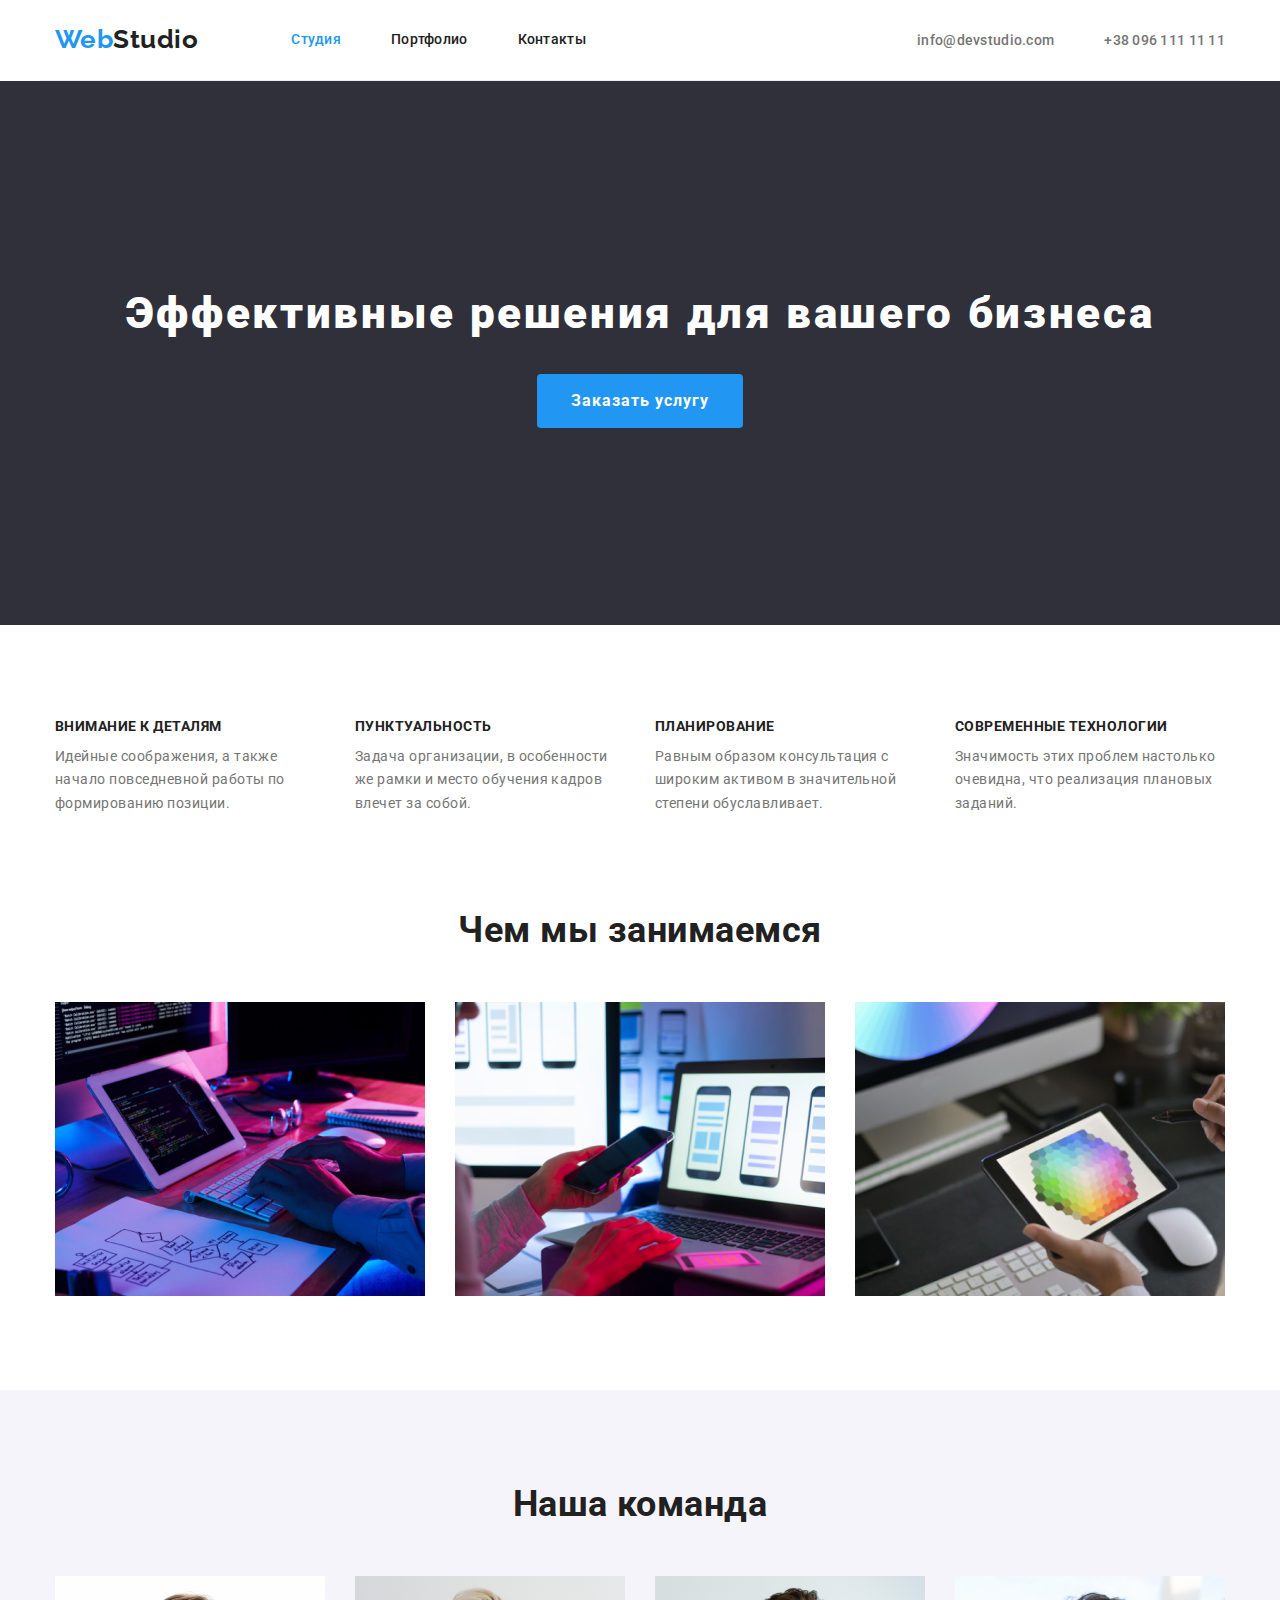
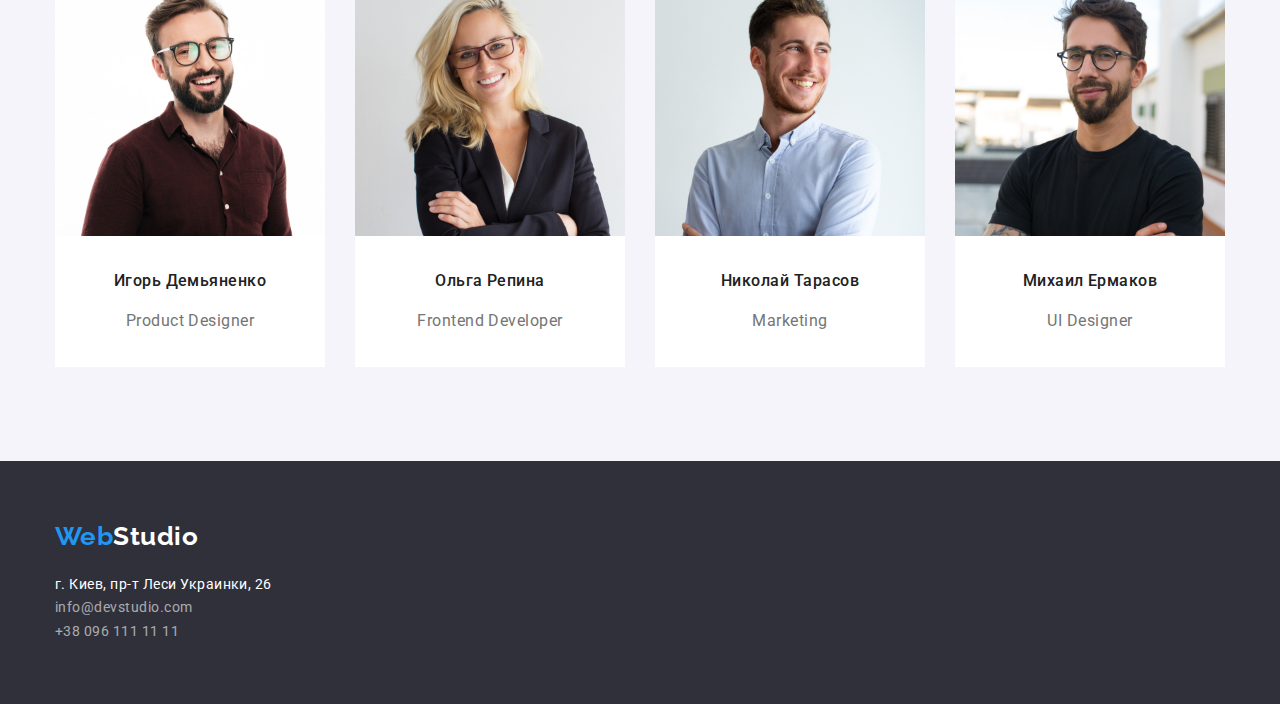
<file: index.html>
<!DOCTYPE html>
<html lang="ru">
<head>
    <meta charset="UTF-8">
    <meta name="viewport" content="width=device-width, initial-scale=1.0">
    <link rel="preconnect" href="https://fonts.gstatic.com">
    <link href="https://fonts.googleapis.com/css2?family=Raleway:wght@400;700&family=Roboto:wght@400;500;700;900&display=swap" rel="stylesheet">
    <link rel="stylesheet" href="https://cdnjs.cloudflare.com/ajax/libs/modern-normalize/1.0.0/modern-normalize.min.css">
    <link rel="stylesheet" href="./CSS/style.css">
    <title>Вебстудия</title>
</head>
<body>
    <!--шапка сайта-->
    <header>
        <div class="container main-nav">
        <nav>
            <a href="/" class="logo"><span class="accent"> Web</span>Studio</a>
            <ul class="site-nav">
                <li class="site-nav-item">
                    <a href="" class="link current">Студия</a>
                </li>
                <li class="site-nav-item">
                    <a href="./portfolio.html" class="link">Портфолио</a>
                </li>
                <li class="site-nav-item">
                    <a href="" class="link">Контакты</a>
                </li>
            </ul>
        </nav> 
        <address class="address-nav">
            <ul class="address-list">
                <li class="address-list-item"><a href="mailto:info@devstudio.com">info@devstudio.com</a></li>
                <li class="address-list-item"><a href="tel:+380961111111">+38 096 111 11 11</a></li>
            </ul>
        </address>
    </div>    
    </header>
    <main>
        <!--герой-->
        <section class="hero">
            <div class="container">
                <h1 class="hero-title">Эффективные решения для вашего бизнеса</h1>
                <button type="button" class="button">Заказать услугу</button>
            </div>
            </section>

        <!--Особенности-->
        <section class="features">
            <div class="container">
            <!--Позже спрячем этот заголовок-->
            <!-- <h2>Наши особенности</h2> -->
            <ul class="feature-list">
                <li>
                    <h3>Внимание к деталям</h3>
                    <p>Идейные соображения, а также начало повседневной работы по формированию позиции.</p>
                </li>
                <li>
                    <h3>Пунктуальность</h3>
                    <p>Задача организации, в особенности же рамки и место обучения кадров влечет за собой.</p>
                </li>
                <li>
                    <h3>Планирование</h3>
                    <p>Равным образом консультация с широким активом в значительной степени обуславливает.</p>
                </li>
                <li>
                    <h3>Современные технологии</h3>
                    <p>Значимость этих проблем настолько очевидна, что реализация плановых заданий.</p>
                </li>
            </ul>
        </div>
        </section>

        <!--Чем мы занимаемся-->
        <section class="about-us">
            <div class="container">
            <h2 class="about-us-title">Чем мы занимаемся</h2>
            <ul class="about-us-list">
                <li>
                    <img src="images/img.jpg" alt="Человек набирает код" width="370">
                </li>
                <li>
                    <img src="images/img1.jpg" alt="Девушка сравнивает изображения" width="370">
                </li>
                <li>
                    <img src="images/img2.jpg" alt="Палитра цветов" width="370">
                </li>
            </ul>
        </div>
        </section>

        <!--О команде-->
        <section class="about-team">
            <div class="container">
            <h2 class="about-us-title">Наша команда</h2>
            <ul class="about-team-list">
                <li>
                    <img src="images/photo.jpg" alt="молодой человек в бордовой рубахе" width="270">
                    <div class="team-card">
                        <h3 class="name">Игорь Демьяненко</h3>
                        <p class="position">Product Designer</p>
                </div>
                </li>
                <li>
                    <img src="images/photo1.jpg" alt="блондинка в очках и черном пиджаке" width="270">
                    <div class="team-card"><h3 class="name">Ольга Репина</h3>
                    <p class="position">Frontend Developer</p></div>
                </li>
                <li>
                    <img src="images/photo2.jpg" alt="молодой человек в голубой рубахе" width="270">
                    <div class="team-card"><h3 class="name">Николай Тарасов</h3>
                    <p class="position">Marketing</p></div>
                </li>
                <li>
                    <img src="images/photo3.jpg" alt="молодой человек в черной майке" width="270">
                    <div class="team-card"><h3 class="name">Михаил Ермаков</h3>
                    <p class="position">UI Designer</p></div>
                </li>
            </ul>
            </div>
        </section>
</main>
        <!--футер-->
        <footer>
            <div class="container">
                <a href="/" class="logo"><span class="accent">Web</span>Studio</a>
                <address>
                    <span class="footer-adress">г. Киев, пр-т Леси Украинки, 26</span><br>
                    <a href="mailto:info@devstudio.com">info@devstudio.com</a><br>
                    <a href="tel:+380961111111">+38 096 111 11 11</a>
                </address>
            </div>
            </footer>
</body>
</html>
</file>
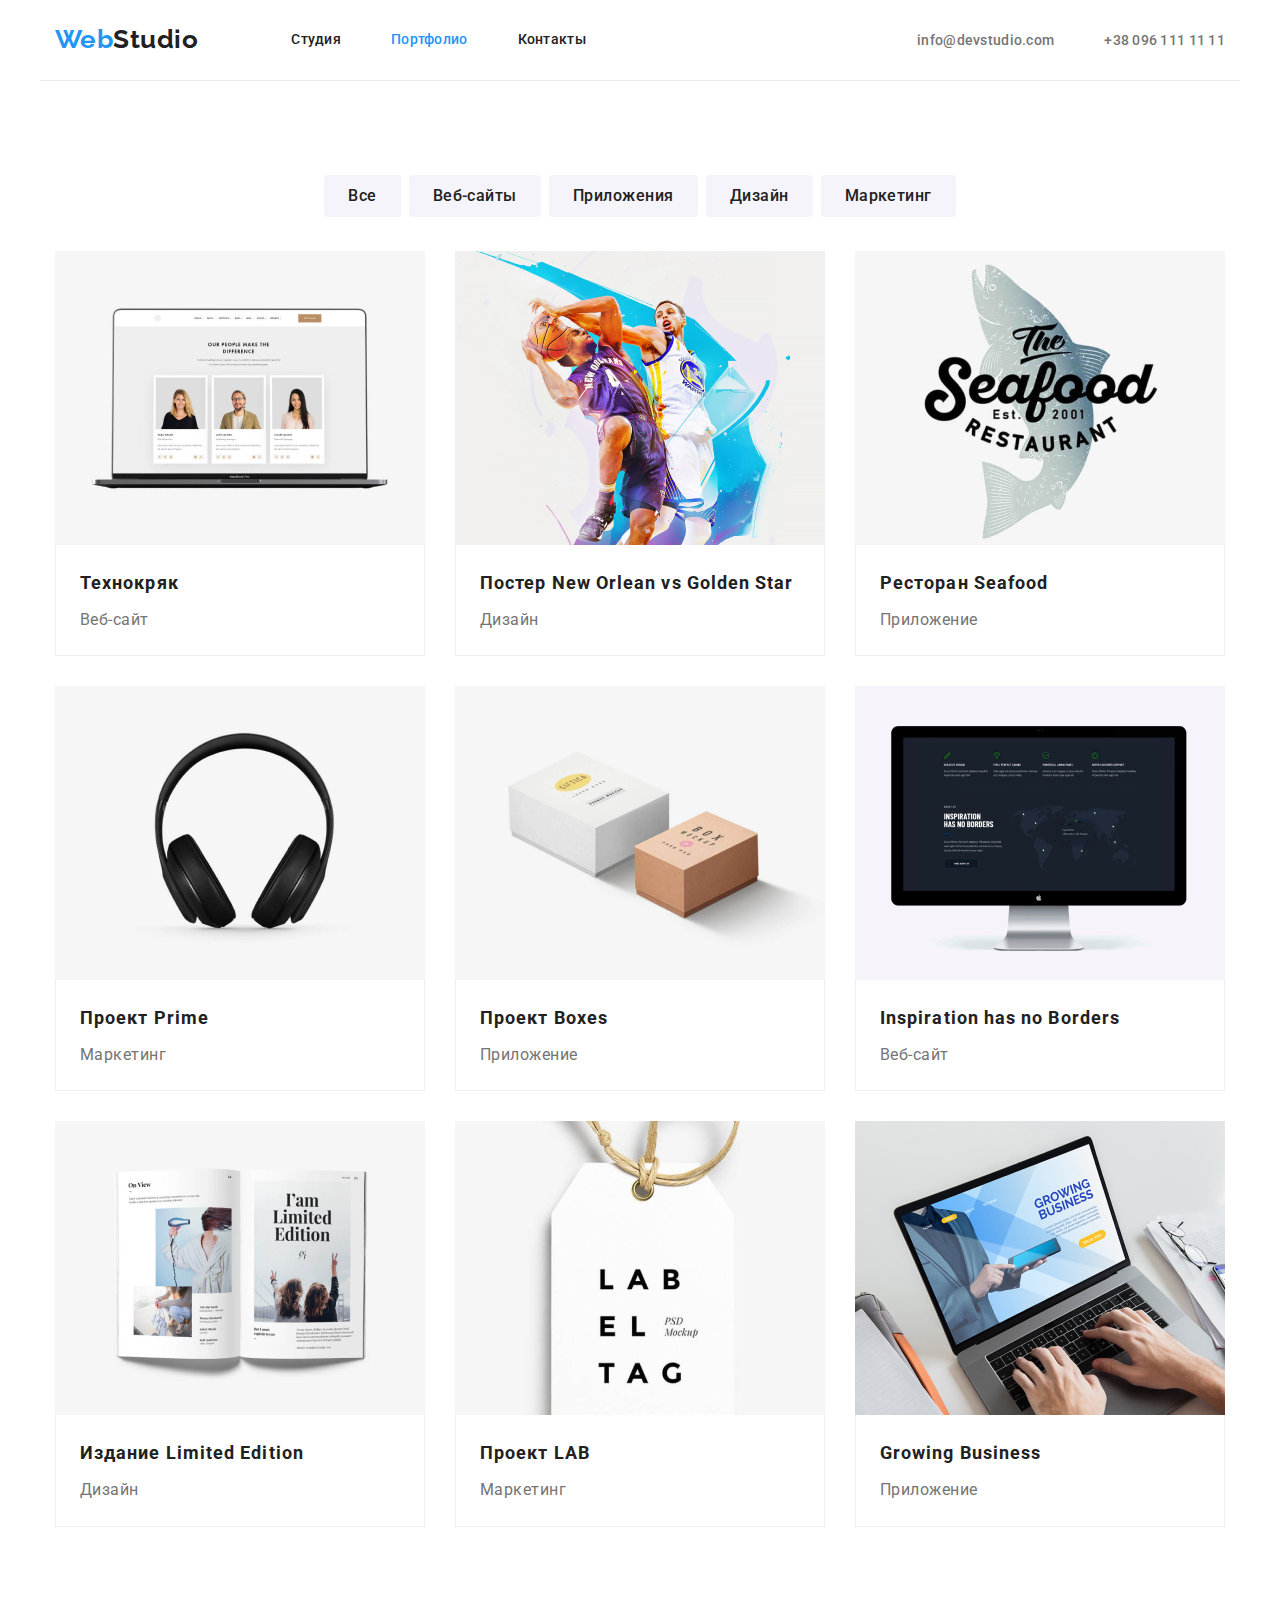
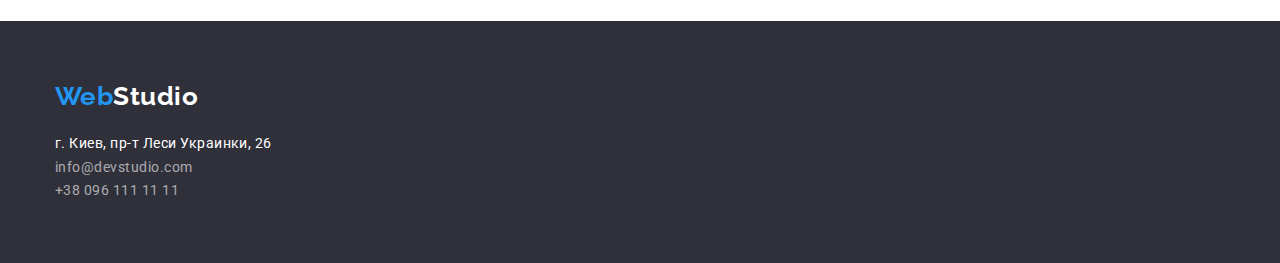
<file: portfolio.html>
<!DOCTYPE html>
<html lang="ru">
<head>
    <meta charset="UTF-8">
    <meta name="viewport" content="width=device-width, initial-scale=1.0">
    <link rel="preconnect" href="https://fonts.gstatic.com">
    <link href="https://fonts.googleapis.com/css2?family=Raleway:wght@400;700&family=Roboto:wght@400;500;700;900&display=swap" rel="stylesheet">
    <link rel="stylesheet" href="https://cdnjs.cloudflare.com/ajax/libs/modern-normalize/1.0.0/modern-normalize.min.css">
    <link rel="stylesheet" href="./CSS/style.css">
    <title>Портфолио</title>
</head>
<body>
    <!--шапка сайта-->
    <header>
        <div class="container main-nav">
            <a href="/" class="logo"><span class="accent"> Web</span>Studio</a>
        <nav>
            <ul class="site-nav">
                <li class="site-nav-item">
                    <a href="./index.html" class="link">Студия</a>
                </li>
                <li class="site-nav-item">
                    <a href="" class="link current">Портфолио</a>
                </li>
                <li class="site-nav-item">
                    <a href="" class="link">Контакты</a>
                </li>
            </ul>
        </nav> 
        <address class="address-nav">
            <ul class="address-list">
                <li class="address-list-item"><a href="mailto:info@devstudio.com">info@devstudio.com</a></li>
                <li class="address-list-item"><a href="tel:+380961111111">+38 096 111 11 11</a></li>
            </ul>
        </address>
    </div>    
    </header>
    <main>
        <!--Портфолио-->
<section class="portfolio container"> 
    <!-- Фильтр работ -->
        <ul class="button-list">
            <li> <button type="button">Все</button> </li>
            <li> <button type="button">Веб-сайты</button> </li>
            <li> <button type="button">Приложения</button> </li>
            <li> <button type="button">Дизайн</button> </li>
            <li> <button type="button">Маркетинг</button> </li>
        </ul>
    <!--Скрыть название секции-->
    <!-- <h1>Примеры работ</h1> -->
        <ul class="portfolio-list">
            <li>
                <a href="">
                <img src="images/portfolio.jpg" alt="Дизайн веб-сайта Технокряк">
                <div class="card-content"><h2>Технокряк</h2>
                <p>Веб-сайт</p></div>
                </a>
            </li>
            <li>
                <a href="">
                <img src="images/portfolio1.jpg" alt="Пример дизайна постера">
                <div class="card-content"><h2>Постер New Orlean vs Golden Star</h2>
                <p>Дизайн</p></div>
                </a>
            </li>
            <li>
                <a href="">
                <img src="images/portfolio2.jpg" alt="Дизайна приложения Ресторан Seafood">
                <div class="card-content"><h2>Ресторан Seafood</h2>
                <p>Приложение</p></div>
                </a>
            </li>
            <li> 
                <a href="">
                <img src="images/portfolio3.jpg" alt="Дизайн проекта Prime">
                <div class="card-content"><h2>Проект Prime</h2>
                <p>Маркетинг</p></div>
                </a>
            </li>
            <li>
                <a href="">
                <img src="images/portfolio4.jpg" alt="Приложение Boxes">
                <div class="card-content"><h2>Проект Boxes</h2>
                <p>Приложение</p></div>
            </a>
            </li>
            <li>
                <a href="">
                <img src="images/portfolio5.jpg" alt="Пример дизайна веб-сайта2">
                <div class="card-content">
                <h2>Inspiration has no Borders</h2>
                <p>Веб-сайт</p>
            </div>
            </a>
        </li>
            <li>
                <a href="">
                <img src="images/portfolio6.jpg" alt="Дизайн издания Limited Edition">
                <div class="card-content">
                <h2>Издание Limited Edition</h2>
                <p>Дизайн</p>
            </div>
            </a>
            </li>
            <li>
                <a href="">
                <img src="images/portfolio7.jpg" alt="Дизайн проекта LAB">
                <div class="card-content"><h2>Проект LAB</h2>
                <p>Маркетинг</p></div>
            </a>
            </li>
            <li>
                <a href="">
                <img src="images/portfolio8.jpg" alt=" Дизайн приложения Growing Business">
                <div class="card-content"><h2>Growing Business</h2>
                <p>Приложение</p></div>
                </a>
            </li>
        </ul>
    </section>

    </main>
        <!--футер-->
        <footer>
            <div class="container">
            <a href="/" class="logo"><span class="accent">Web</span>Studio</a>
            <address>
                <span class="footer-adress">г. Киев, пр-т Леси Украинки, 26</span><br>
                <a href="mailto:info@devstudio.com">info@devstudio.com</a><br>
                <a href="tel:+380961111111">+38 096 111 11 11</a>
            </address>
            </div>
        </footer>
</body>
</html>
</file>
<file: CSS/style.css>
/* цвет основного текста #757575; */
/* вторичный цвет текста #212121; */
/* цвет фона белый #FFFFFF; */
/* вторичный цвет фона #F5F4FA; */
/* акцент #2196F3; */
/* герой и футер фон #2F303A; */

:root {
  --primary-text-color: #757575;
  --title-text-color: #212121;
  --accent-color: #2196f3;
  --primary-white-color: #ffffff;
  --secondary-background-color: #f5f4fa;
  --hero-bgr-color: #2f303a;
}

body {
  color: var(--primary-text-color);
  background-color: var(--primary-white-color);
  font-family: Roboto, sans-serif;
  letter-spacing: 0.03em;
}

h1,
h2,
h3 {
  margin-top: 0;
  margin-bottom: 0;
}

h3 {
  margin-bottom: 10px;
}

a {
  text-decoration: none;
}

ul {
  list-style: none;
  padding-left: 0;
}
img{
  display: block;
  width: 100%;
  height: auto;
}
.container {
  width: 1200px;
  padding-left: 15px;
  padding-right: 15px;
  margin: 0 auto;
}

.header {
  margin-top: 0;
  margin-bottom: 0;
}

.container.main-nav {
  display: flex;
  align-items: center;
  border-bottom: 1px solid #ECECEC;;
}
nav{
  display: flex;
  align-items: center;
}

/* Logo */

.logo {
  color: var(--title-text-color);
  font-family: Raleway, sans-serif;
  font-weight: 700;
  font-size: 26px;
  line-height: 1.2;
  margin-top: 0;
  margin-bottom: 0;
  margin-right: 93px;
}

.accent {
  color: var(--accent-color);
}

/*Site Nav */

.link {
  color: var(--title-text-color);
}

.site-nav .link {
  display: block;
  padding-top: 32px;
  padding-bottom: 32px;
}

.site-nav {
  display: flex;
  font-weight: 500;
  font-size: 14px;
  line-height: 1.14;
  letter-spacing: 0.02em;
  margin-top: 0;
  margin-bottom: 0;
  padding-left: 0%;
}
.site-nav-item:not(:last-child) {
  margin-right: 50px;
}

.site-nav a:hover,
.site-nav a:focus,
.site-nav .link.current,
.address-list a:hover,
.address-list a:focus {
  color: var(--accent-color);
}

.link:visited {
  color: var(--title-text-color);
}

.address-list {
  display: flex;
  padding-left: 0;
  margin-top: 0;
  margin-bottom: 0;
}
.address-nav {
  margin-left: auto;
}

.address-list-item:not(:last-child) {
  margin-right: 50px;
}

.address-list a {
  color: var(--primary-text-color);
  font-weight: 500;
  font-size: 14px;
  line-height: 1.14;
  letter-spacing: 0.02em;
}

/* Главная страница */

/* Hero */

.hero {
  background-color: var(--hero-bgr-color);
  text-align: center;
  padding-top: 203px;
  padding-bottom: 197px;
}

.hero-title {
  color: var(--primary-white-color);
  font-weight: 900;
  font-size: 44px;
  line-height: 1.36;
  letter-spacing: 0.06em;
  margin-top: 0;
  margin-bottom: 30px;
}

.button {
  display: inline-block;
  color: var(--primary-white-color);
  background-color: var(--accent-color);
  font-weight: 700;
  font-size: 16px;
  line-height: 1.87;
  letter-spacing: 0.06em;
  border-color: transparent;
  border-radius: 4px;
  padding: 10px 32px;
}

/* Feature */

.features .container {
  padding-top: 94px;
  padding-bottom: 94px;
}

.feature-list {
  display: flex;
}
.feature-list li {
  width: 270px;
}
.feature-list li:not(:last-child){
  margin-right: 30px;
}

.features h3 {
  text-transform: uppercase;
  color: var(--title-text-color);
  font-weight: 700;
  font-size: 14px;
  line-height: 1.14;
}

.features p {
  font-weight: 400;
  font-size: 14px;
  line-height: 1.7;
  margin-top: 0;
  margin-bottom: 0;
}

.features ul {
  margin-top: 0;
  margin-bottom: 0;
}

/* Чем занимается компания*/
.about-us .container{
  padding-bottom: 94px;
}
.about-us-title {
  color: var(--title-text-color);
  font-weight: 700;
  font-size: 36px;
  line-height: 1.16;
  text-align: center;
  margin-bottom: 50px;
}

.about-us-list {
  display: flex;
  padding: 0;
  margin: 0;
}
.about-us-list li{
  width: 370px;
}

.about-us-list li:not(:last-child){
  margin-right: 30px;
}

/* About team info */

.about-team {
  padding-top: 94px;
  padding-bottom: 94px;
  background-color: var(--secondary-background-color);
}

.about-team ul {
  margin-top: 0;
  margin-bottom: 0;
}

.about-team-list {
  display: flex;
}
.about-team-list li{
  width: 270px;
  background-color: var(--primary-white-color);
}
.about-team-list li:not(:last-child){
  margin-right: 30px;
}

.team-card{
  padding: 30px;
   /* Установит стили правой рамки */
  border-right-width: 1px;
  border-right-style: solid;
  border-right-color:transparent;
   /* Установит стили нинжней рамки */
  border-bottom-width: 1px;
  border-bottom-style: solid;
  border-bottom-color: transparent;
   /* Установит стили левой рамки */
  border-left-width: 1px;
  border-left-style: solid;
  border-left-color:  transparent;
  /* Стили углов рамки */
  border-bottom-right-radius: 4px;
  border-bottom-left-radius: 4px;
  overflow: hidden;
}

/* Имена сотрудников */

.name {
  margin-bottom: 10px;

  color: var(--title-text-color);

  font-weight: 500;
  font-size: 16px;
  line-height: 1.9;
  text-align: center;
}

/* Должности сотрудников */

.position {
  margin-top: 0;
  margin-bottom: 0;
  font-weight: 400;
  font-size: 16px;
  line-height: 1.9;
  text-align: center;
}

/* Футер */

footer {
  background-color: var(--hero-bgr-color);
}

footer .logo {
  display: inline-block;
  margin-right: 0;
  margin-bottom: 20px;
  color: var(--primary-white-color);
}

address {
  font-style: normal;
}

.footer-adress {
  color: var(--primary-white-color);
  font-weight: 400;
  font-size: 14px;
  line-height: 1.7;
}

footer a {
  color: rgba(255, 255, 255, 0.6);
  font-weight: 400;
  font-size: 14px;
  line-height: 1.7;
}

footer .container {
  padding-top: 60px;
  padding-bottom: 60px;
}
/* Portfolio main */

.portfolio.container {
  padding-top: 94px;
  padding-bottom: 94px;
}

.button-list {
  display: flex;
  margin-top: 0;
  margin-bottom: 34px;
  justify-content: center;
}

.portfolio-list {
  padding-left: 0;
  margin-top: 0;
  margin-bottom: 0;
}

.button-list button {
  color: var(--title-text-color);
  background-color: var(--secondary-background-color);
  font-weight: 500;
  font-size: 16px;
  line-height: 1.6;
  letter-spacing: 0.03em;
  border-radius: 4px;
  border-color: transparent;
  padding: 6px 22px;
}

.button-list li:not(:last-child) {
  margin-right: 8px;
}

button:hover,
button:focus {
  color: var(--primary-white-color);
  background-color: var(--accent-color);
}

/* Делаем сетку */

.portfolio-list {
  display: flex;
  flex-wrap: wrap;
}

.portfolio-list li{
  width: calc((100% - 60px) / 3);
  /* width: 370px; */
  min-height: 404px;
  margin-right: 30px;
  margin-bottom: 30px;
}

/* Убираем каждому 3у элементу в списке правый отступ */
.portfolio-list li:nth-child(3n){
  margin-right: 0;
}

/* Убираем 3м последним элементам в списке нижний отступ*/
.portfolio-list li:nth-last-child(-n+3){
  margin-bottom: 0;
}

.card-content{
  /* Установит стили правой рамки */
  border-right-width: 1px;
  border-right-style: solid;
  border-right-color: #EEEEEE;
  /* Установит стили нинжней рамки */
  border-bottom-width: 1px;
  border-bottom-style: solid;
  border-bottom-color:  #EEEEEE;
  /* Установит стили левой рамки */
  border-left-width: 1px;
  border-left-style: solid;
  border-left-color:  #EEEEEE;
  padding: 20px 24px;
}

.portfolio-list h2 {
  margin-bottom: 4px;

  color: var(--title-text-color);

  font-weight: 700;
  font-size: 18px;
  line-height: 2;
  letter-spacing: 0.06em; 
}

.portfolio-list p {
  margin: 0;

  color: var(--primary-text-color);

  font-weight: 400;
  font-size: 16px;
  line-height: 1.9;
  letter-spacing: 0.03em;
}
</file>
